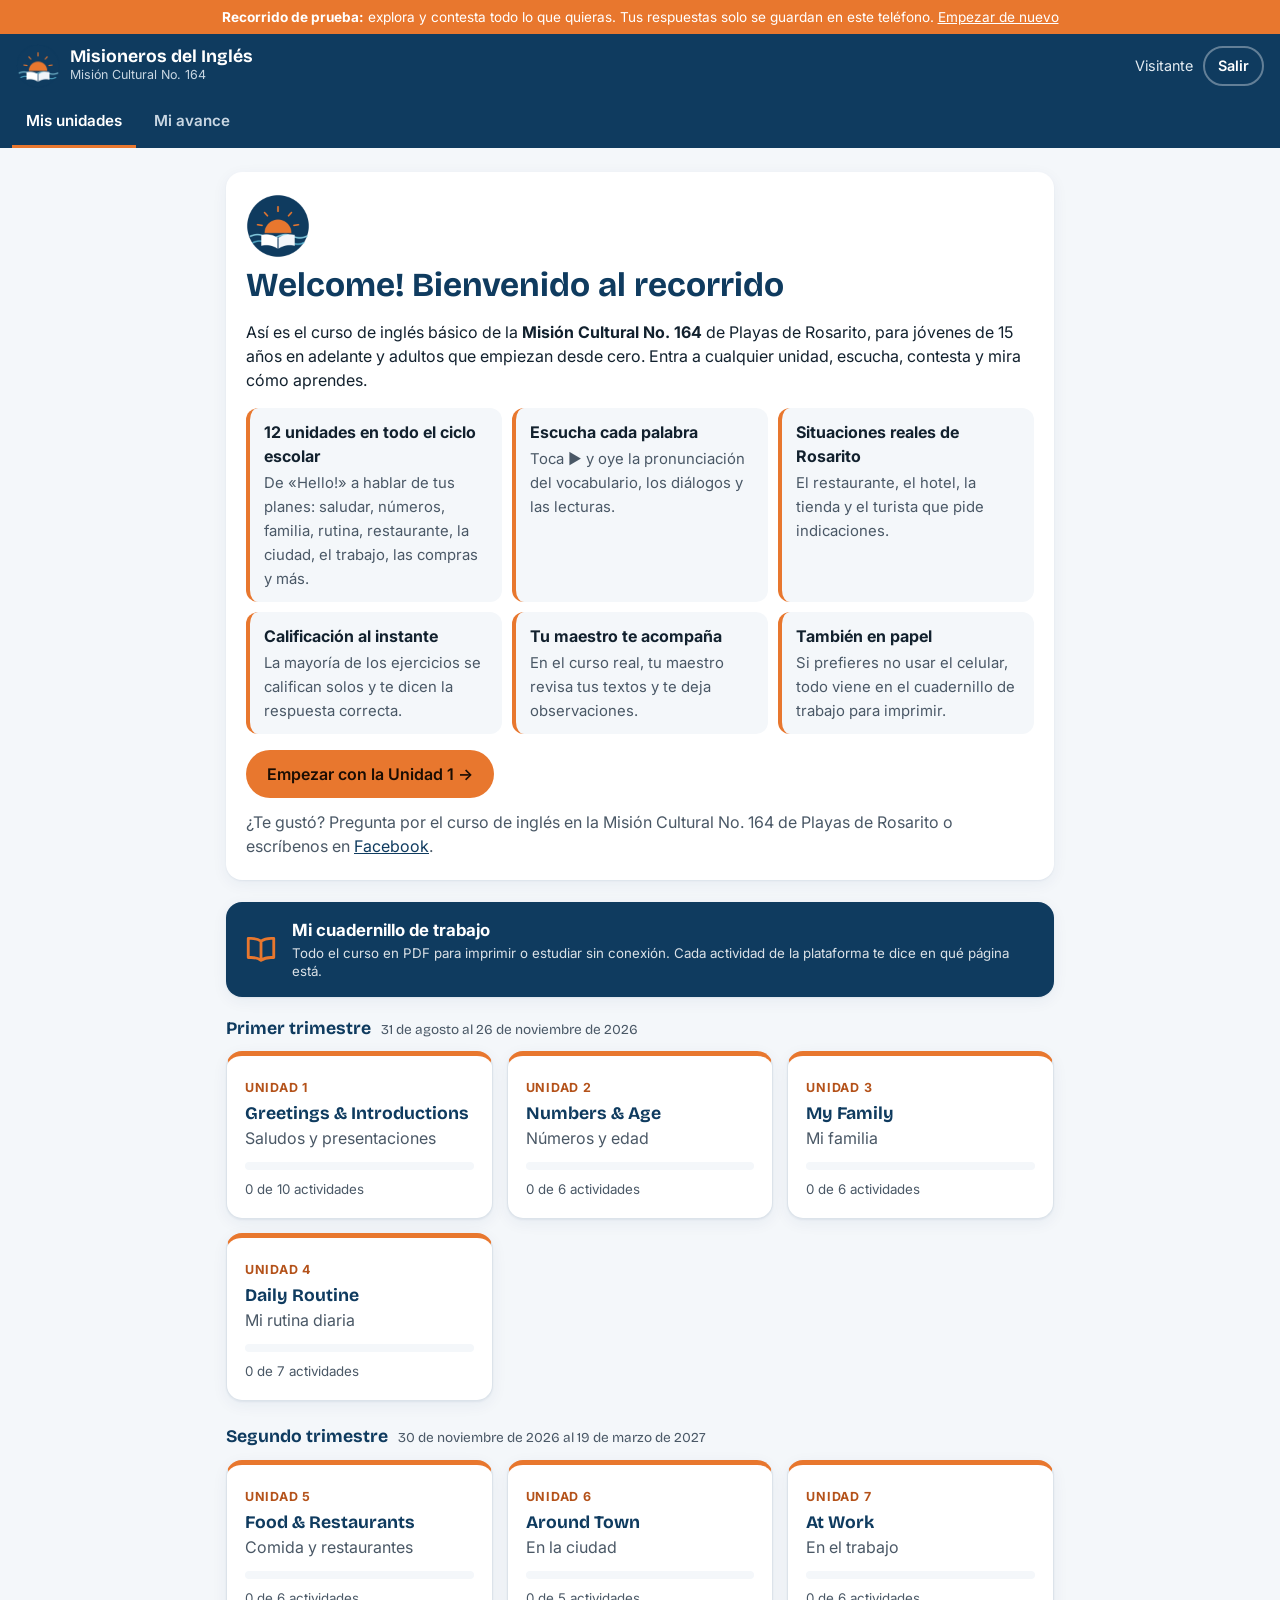
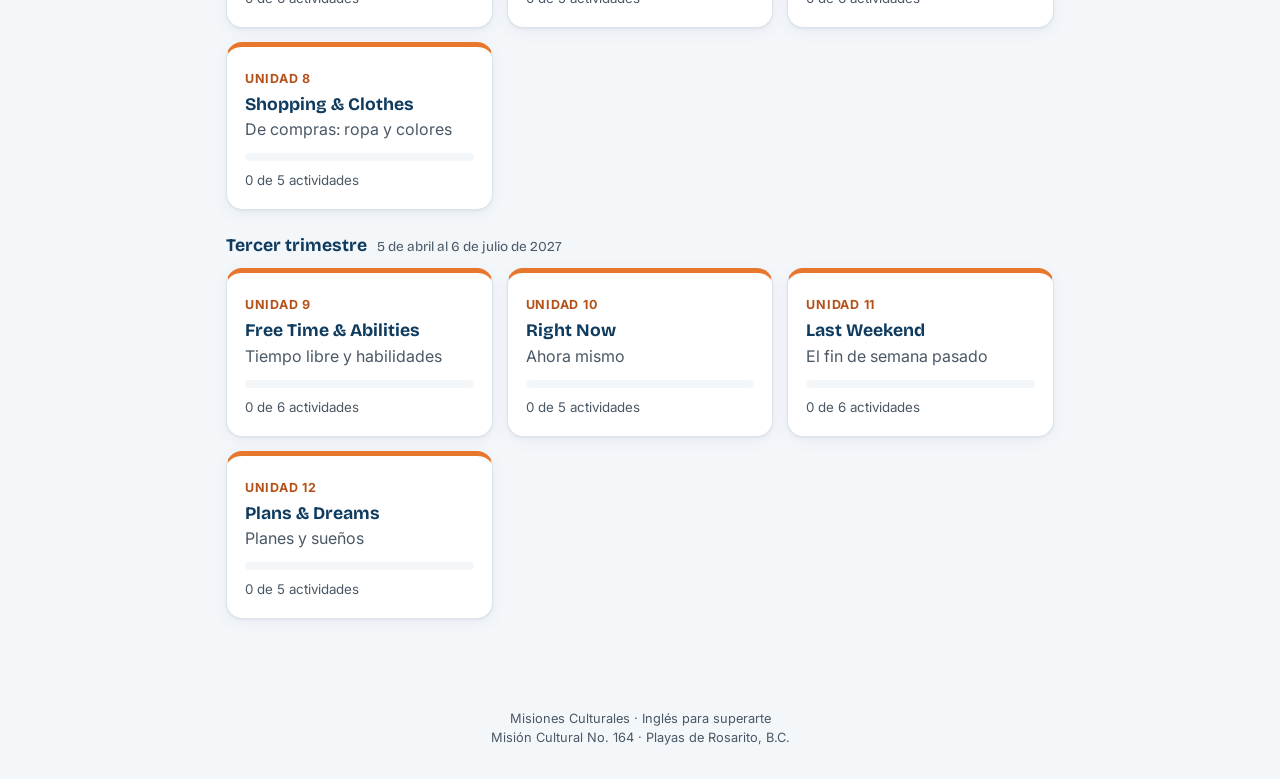
<file: demo.html>
<!doctype html>
<html lang="es">
<head>
  <meta charset="utf-8">
  <meta name="viewport" content="width=device-width, initial-scale=1, viewport-fit=cover">
  <title>Prueba gratis · Misioneros del Inglés</title>
  <meta name="description" content="Recorre gratis el curso de inglés básico de la Misión Cultural No. 164 de Playas de Rosarito: 12 unidades, audio, ejercicios y cuadernillo.">
  <meta property="og:title" content="Misioneros del Inglés · Recorrido de prueba">
  <meta property="og:description" content="Curso de inglés básico de la Misión Cultural No. 164, Playas de Rosarito. Entra, escucha y contesta: sin registrarte.">
  <meta property="og:image" content="https://carlosog23.github.io/misioneros-del-ingles/img/emblema-512.png">
  <meta property="og:url" content="https://carlosog23.github.io/misioneros-del-ingles/demo.html">
  <meta property="og:type" content="website">
  <meta name="theme-color" content="#0F3B5F">
  <link rel="icon" type="image/png" href="img/emblema-192.png">
  <link rel="apple-touch-icon" href="img/emblema-192.png">
  <link rel="manifest" href="manifest.json">
  <link rel="preconnect" href="https://fonts.googleapis.com">
  <link rel="preconnect" href="https://fonts.gstatic.com" crossorigin>
  <link rel="stylesheet" href="https://fonts.googleapis.com/css2?family=Bricolage+Grotesque:wght@600;800&family=Inter:wght@400;600;700&display=swap">
  <link rel="stylesheet" href="css/estilos.css">
</head>
<body>
  <div id="app"></div>
  <noscript>Para usar Misioneros del Inglés necesitas activar JavaScript en tu navegador.</noscript>
  <script>window.MISIONEROS_VISITA = true;</script>
  <script type="module" src="js/app.js"></script>
</body>
</html>
</file>
<file: css/estilos.css>
/* =====================================================================
   Misioneros del Inglés · estilos
   Azul marino del mar, naranja del atardecer de Rosarito.
   ===================================================================== */
:root {
  --marino: #0F3B5F;
  --marino-2: #0A2840;
  --naranja: #E8772E;
  --naranja-osc: #B4521A;
  --cielo: #7FC4D9;
  --mar: #4FA3C0;
  --fondo: #F4F7FA;
  --superficie: #FFFFFF;
  --texto: #12212E;
  --texto-2: #4A5866;
  --borde: #DCE3EA;
  --verde: #1E7B4D;
  --verde-fondo: #E6F4EC;
  --rojo: #B3261E;
  --rojo-fondo: #FCEAE8;
  --ambar-fondo: #FFF2E3;
  --radio: 16px;
  --sombra: 0 1px 2px rgba(15, 59, 95, .06), 0 4px 16px rgba(15, 59, 95, .06);
}
@media (prefers-color-scheme: dark) {
  :root:not([data-theme="light"]) {
    --fondo: #0B1620; --superficie: #12222F; --texto: #E8EEF3; --texto-2: #A9B8C5; --borde: #24384A;
    --verde: #6FD19C; --verde-fondo: #12301F; --rojo: #FF8A80; --rojo-fondo: #3A1715; --ambar-fondo: #3A2614;
    --naranja-osc: #F4A26A; --sombra: none;
  }
}
:root[data-theme="dark"] {
  --fondo: #0B1620; --superficie: #12222F; --texto: #E8EEF3; --texto-2: #A9B8C5; --borde: #24384A;
  --verde: #6FD19C; --verde-fondo: #12301F; --rojo: #FF8A80; --rojo-fondo: #3A1715; --ambar-fondo: #3A2614;
  --naranja-osc: #F4A26A; --sombra: none;
}

* { box-sizing: border-box; }
html { -webkit-text-size-adjust: 100%; }
body {
  margin: 0; background: var(--fondo); color: var(--texto);
  font-family: Inter, system-ui, -apple-system, "Segoe UI", Roboto, sans-serif;
  font-size: 16px; line-height: 1.5;
}
h1, h2, h3 { font-family: "Bricolage Grotesque", Inter, sans-serif; line-height: 1.15; margin: 0 0 .4em; }
h1 { font-size: clamp(1.6rem, 5vw, 2.1rem); color: var(--marino); }
h2 { font-size: 1.2rem; }
h3 { font-size: 1.1rem; }
a { color: var(--marino); }
@media (prefers-color-scheme: dark) { :root:not([data-theme="light"]) h1, :root:not([data-theme="light"]) a { color: var(--cielo); } }
:root[data-theme="dark"] h1, :root[data-theme="dark"] a { color: var(--cielo); }
img { max-width: 100%; }
:focus-visible { outline: 3px solid var(--naranja); outline-offset: 2px; }

/* --- Botones --- */
.btn, .btn-sec {
  display: inline-flex; align-items: center; justify-content: center; gap: .4em;
  min-height: 46px; padding: .6em 1.2em; border-radius: 999px; font: inherit; font-weight: 600;
  cursor: pointer; text-decoration: none; border: 2px solid transparent;
}
.btn { background: var(--naranja); color: #1a0d03; }
.btn:hover { background: #F08A47; }
.btn:disabled { opacity: .55; cursor: default; }
.btn-sec { background: transparent; color: var(--texto); border-color: var(--borde); }
.btn-sec:hover { border-color: var(--texto-2); }
.btn-chico { min-height: 40px; padding: .35em .9em; font-size: .9rem; }
.btn-ancho { width: 100%; }
.enlace { background: none; border: 0; padding: 0; font: inherit; color: inherit; text-decoration: underline; cursor: pointer; }
.btn-audio {
  flex: none; width: 40px; height: 40px; border-radius: 50%; border: 0; cursor: pointer;
  display: inline-grid; place-items: center; background: var(--marino); color: #fff;
}
.btn-audio:hover { background: var(--naranja); color: #1a0d03; }

/* --- Estructura --- */
.banner-demo { background: var(--ambar-fondo); color: var(--texto); text-align: center; font-size: .85rem; padding: .5em 1em; }
.barra {
  background: var(--marino); color: #fff; display: flex; align-items: center; justify-content: space-between;
  gap: 12px; padding: 10px 16px; flex-wrap: wrap;
}
.marca { display: flex; align-items: center; gap: 10px; color: #fff !important; text-decoration: none; }
.marca strong { display: block; font-family: "Bricolage Grotesque", sans-serif; font-size: 1.1rem; line-height: 1.1; }
.marca small { display: block; color: #C9D7E3; font-size: .78rem; }
.usuario { display: flex; align-items: center; gap: 10px; }
.usuario-nombre { font-size: .9rem; color: #E4ECF2; }
.usuario .btn-sec { color: #fff; border-color: rgba(255,255,255,.35); }
.pestanas { display: flex; gap: 4px; padding: 0 12px; background: var(--marino); overflow-x: auto; }
.pestanas a {
  color: #C9D7E3 !important; text-decoration: none; padding: 12px 14px; font-weight: 600; font-size: .95rem;
  border-bottom: 3px solid transparent; white-space: nowrap;
}
.pestanas a.activa { color: #fff !important; border-bottom-color: var(--naranja); }
.contenido { max-width: 860px; margin: 0 auto; padding: 24px 16px 40px; }
.pie { text-align: center; color: var(--texto-2); font-size: .8rem; padding: 24px 16px 32px; }

.tarjeta {
  background: var(--superficie); border: 1px solid var(--borde); border-radius: var(--radio);
  padding: 20px; margin: 0 0 18px; box-shadow: var(--sombra);
}
.tarjeta.vacia { text-align: center; color: var(--texto-2); }
.num { display: inline-block; font-size: .78rem; font-weight: 700; letter-spacing: .06em; text-transform: uppercase; color: var(--naranja-osc); text-decoration: none; }
.nota { background: var(--ambar-fondo); border-radius: 12px; padding: 10px 14px; font-size: .9rem; margin: 12px 0; }
.error { color: var(--rojo); font-weight: 600; margin: 0; }
.centrado { text-align: center; margin: 24px 0; }
.volver { display: inline-block; margin-bottom: 12px; font-weight: 600; text-decoration: none; }
.fila-titulo { display: flex; align-items: center; justify-content: space-between; gap: 12px; flex-wrap: wrap; }
.fila-titulo h1, .fila-titulo h2 { margin: 0; }
.cargando { min-height: 50vh; display: grid; place-content: center; justify-items: center; color: var(--texto-2); }
.cargando img { animation: latido 1.4s ease-in-out infinite; }
@keyframes latido { 50% { transform: scale(.92); opacity: .7; } }
@media (prefers-reduced-motion: reduce) { .cargando img { animation: none; } }

/* --- Login --- */
.login { min-height: 100vh; display: grid; place-items: center; padding: 24px 16px; background: linear-gradient(180deg, var(--marino) 0 38%, var(--fondo) 38%); }
.login-caja { width: 100%; max-width: 400px; background: var(--superficie); border-radius: 24px; padding: 28px 24px; text-align: center; box-shadow: 0 10px 40px rgba(10,40,64,.18); }
.login-caja h1 { margin-top: 12px; }
.login-caja .sub { color: var(--texto-2); margin: 0 0 20px; }
.ayuda, .pie-login { color: var(--texto-2); font-size: .85rem; }
.pie-login { margin: 20px 0 0; }

/* --- Formularios --- */
.formulario { display: grid; gap: 14px; text-align: left; }
.formulario label, label.bloque { display: grid; gap: 6px; font-weight: 600; font-size: .95rem; }
.formulario small, label.bloque small { font-weight: 400; color: var(--texto-2); }
input, select, textarea {
  font: inherit; color: var(--texto); background: var(--superficie);
  border: 1.5px solid var(--borde); border-radius: 12px; padding: 11px 12px; min-height: 46px; width: 100%;
}
textarea { resize: vertical; line-height: 1.5; }
input:focus, select:focus, textarea:focus { border-color: var(--marino); outline: none; box-shadow: 0 0 0 3px rgba(79,163,192,.35); }
.campo-con-boton { display: flex; gap: 8px; }

/* --- Inicio alumno --- */
.saludo p { color: var(--texto-2); margin: 0 0 18px; }
.aviso-obs { display: block; background: var(--verde-fondo); color: var(--texto) !important; padding: 14px 16px; border-radius: 12px; text-decoration: none; font-weight: 600; margin-bottom: 18px; }
.rejilla-unidades { display: grid; grid-template-columns: repeat(auto-fill, minmax(min(100%, 240px), 1fr)); gap: 14px; }
.unidad-tarjeta {
  display: block; background: var(--superficie); border: 1px solid var(--borde); border-radius: var(--radio);
  padding: 18px; text-decoration: none; color: var(--texto) !important; box-shadow: var(--sombra); border-top: 5px solid var(--naranja);
}
.unidad-tarjeta:hover { border-color: var(--mar); }
.unidad-tarjeta h3 { margin: 6px 0 2px; color: var(--marino); }
.unidad-tarjeta p { margin: 0 0 12px; color: var(--texto-2); }
.unidad-tarjeta.bloqueada { border-top-color: var(--borde); opacity: .75; box-shadow: none; }
.etiqueta { display: inline-block; font-size: .8rem; font-weight: 600; background: var(--fondo); border: 1px solid var(--borde); border-radius: 999px; padding: 2px 10px; color: var(--texto-2); }
.avance { height: 8px; background: var(--fondo); border-radius: 999px; overflow: hidden; margin-bottom: 6px; }
.avance span { display: block; height: 100%; background: var(--mar); border-radius: 999px; }
.unidad-tarjeta small { color: var(--texto-2); }

/* --- Unidad --- */
.unidad-cab { margin-bottom: 14px; }
.unidad-cab h1 { margin: 4px 0 2px; }
.unidad-cab p { margin: 0; color: var(--texto-2); }
.sub-pestanas { display: flex; gap: 6px; background: var(--superficie); border: 1px solid var(--borde); border-radius: 999px; padding: 4px; margin: 0 0 20px; }
.sub-pestanas a { flex: 1; text-align: center; padding: 10px; border-radius: 999px; text-decoration: none; font-weight: 600; color: var(--texto-2) !important; }
.sub-pestanas a.activa { background: var(--marino); color: #fff !important; }
.intro { font-size: 1.05rem; }
.tip { background: var(--ambar-fondo); border-left: 0; border-radius: var(--radio); padding: 16px 18px; margin: 0 0 18px; }
.tip p { margin: 6px 0 0; }
.vocab { list-style: none; margin: 0; padding: 0; display: grid; gap: 6px; }
.vocab li { display: grid; grid-template-columns: auto 1fr; column-gap: 12px; align-items: center; padding: 8px 0; border-bottom: 1px solid var(--borde); }
.vocab li:last-child { border-bottom: 0; }
.vocab .btn-audio { grid-row: span 2; }
.en { font-weight: 600; }
.es { color: var(--texto-2); font-size: .95rem; }
.tabla-caja { overflow-x: auto; }
.tabla { width: 100%; border-collapse: collapse; font-size: .95rem; }
.tabla th, .tabla td { text-align: left; padding: 10px 8px; border-bottom: 1px solid var(--borde); vertical-align: middle; }
.tabla th { font-size: .8rem; text-transform: uppercase; letter-spacing: .04em; color: var(--texto-2); }
.tabla tr.inactivo { opacity: .55; }
.bloque-sm { display: block; color: var(--texto-2); }
.contexto { color: var(--texto-2); }
.dialogo { display: grid; gap: 12px; }
.linea { max-width: 88%; }
.linea.der { margin-left: auto; }
.quien { font-size: .8rem; font-weight: 700; color: var(--naranja-osc); margin-left: 4px; }
.globo { display: flex; gap: 10px; align-items: flex-start; background: var(--fondo); border-radius: 14px; padding: 10px 12px; }
.linea.der .globo { background: rgba(79,163,192,.16); }
.globo p { margin: 0; }

/* --- Actividades --- */
.act-cab { display: flex; justify-content: space-between; align-items: flex-start; gap: 10px; flex-wrap: wrap; margin-bottom: 4px; }
.act-cab h2 { margin: 2px 0 0; }
.instrucciones { color: var(--texto-2); margin-top: 4px; }
.estado { display: inline-block; font-size: .82rem; font-weight: 700; padding: 4px 10px; border-radius: 999px; white-space: nowrap; }
.estado.pendiente { background: var(--fondo); color: var(--texto-2); border: 1px solid var(--borde); }
.estado.revision { background: var(--ambar-fondo); color: var(--naranja-osc); }
.estado.ok { background: var(--verde-fondo); color: var(--verde); }
.pregunta { border: 1.5px solid var(--borde); border-radius: 14px; padding: 12px 14px; margin: 0 0 12px; }
.pregunta legend { font-weight: 600; padding: 0 4px; }
.pregunta.bien { border-color: var(--verde); background: var(--verde-fondo); }
.pregunta.mal { border-color: var(--rojo); background: var(--rojo-fondo); }
.correccion { margin: 8px 0 0; font-size: .9rem; color: var(--rojo); }
.opcion { display: flex; align-items: center; gap: 10px; padding: 8px 4px; min-height: 44px; cursor: pointer; }
.opcion input { width: 22px; height: 22px; min-height: 0; margin: 0; accent-color: var(--marino); flex: none; }
.fila-relacionar { display: grid; gap: 8px; }
.fila-relacionar label { display: flex; align-items: center; gap: 10px; }
.completar { display: flex; flex-wrap: wrap; align-items: center; gap: 6px; font-weight: 600; }
.hueco { width: 90px; min-height: 42px; padding: 6px 8px; text-align: center; }
.etiqueta-q { margin: 0 0 6px; font-weight: 600; }
.respuesta-ordenar { min-height: 52px; border: 2px dashed var(--borde); border-radius: 12px; padding: 6px; display: flex; flex-wrap: wrap; gap: 6px; margin-bottom: 8px; background: var(--superficie); }
.banco { display: flex; flex-wrap: wrap; gap: 6px; }
.ficha { min-height: 40px; padding: 6px 14px; border-radius: 10px; border: 1.5px solid var(--marino); background: var(--superficie); color: var(--texto); font: inherit; font-weight: 600; cursor: pointer; }
.respuesta-ordenar .ficha { background: var(--marino); color: #fff; }
.ejemplo { background: var(--fondo); border-radius: 12px; padding: 12px 14px; margin-bottom: 12px; }
.ejemplo span { font-size: .78rem; font-weight: 700; text-transform: uppercase; color: var(--texto-2); }
.ejemplo p { margin: 4px 0 0; }
.acciones { margin-top: 12px; }
.resultado { margin: 4px 0 12px; }
.observacion { background: var(--verde-fondo); border-radius: 14px; padding: 14px 16px; margin: 8px 0 14px; }
.observacion p { margin: 6px 0 0; white-space: pre-line; }
.observacion .cal { display: inline-block; margin-left: 10px; font-weight: 700; color: var(--verde); }

/* --- Avance --- */
.resumen { display: grid; grid-template-columns: repeat(2, minmax(0, 1fr)); gap: 12px; margin: 0 0 18px; }
.dato { background: var(--superficie); border: 1px solid var(--borde); border-radius: var(--radio); padding: 14px 16px; }
.dato span { display: block; font-family: "Bricolage Grotesque", sans-serif; font-size: 2rem; font-weight: 800; color: var(--marino); }
@media (prefers-color-scheme: dark) { :root:not([data-theme="light"]) .dato span { color: var(--cielo); } }
.dato small { color: var(--texto-2); }
.lista-avance { list-style: none; margin: 0; padding: 0; }
.item-avance { display: grid; grid-template-columns: 1fr auto; gap: 4px 12px; align-items: center; padding: 12px 0; border-bottom: 1px solid var(--borde); }
.item-avance:last-child { border-bottom: 0; }
.item-avance small { display: block; color: var(--texto-2); }
.cal-grande { font-family: "Bricolage Grotesque", sans-serif; font-weight: 800; font-size: 1.3rem; }
.obs-linea { grid-column: 1 / -1; margin: 0; background: var(--verde-fondo); border-radius: 10px; padding: 8px 12px; font-size: .92rem; white-space: pre-line; }

/* --- Maestro --- */
.texto-alumno { margin: 10px 0; padding: 12px 14px; background: var(--fondo); border-radius: 12px; white-space: pre-line; font-size: 1.02rem; }
.form-revision { display: grid; gap: 10px; margin-top: 10px; }
.cal-campo { display: grid; gap: 6px; font-weight: 600; max-width: 220px; }
.lista-act { list-style: none; margin: 0; padding: 0; }
.act-alumno { border-bottom: 1px solid var(--borde); padding: 10px 0; }
.act-alumno:last-child { border-bottom: 0; }
.act-alumno-cab { display: flex; justify-content: space-between; align-items: center; gap: 10px; flex-wrap: wrap; cursor: pointer; min-height: 44px; }
details > summary { list-style: none; }
details > summary::-webkit-details-marker { display: none; }
details > summary strong::before { content: "▸ "; color: var(--texto-2); }
details[open] > summary strong::before { content: "▾ "; }
.resp-lista { margin: 8px 0; padding-left: 1.4em; }
.resp-lista .bien { color: var(--verde); }
.resp-lista .mal { color: var(--rojo); }
.sub-detalle { margin: 4px 0 0; color: var(--texto-2); }
.lista-unidades { list-style: none; padding: 6px 20px; }
.unidad-fila { display: flex; justify-content: space-between; align-items: center; gap: 12px; flex-wrap: wrap; padding: 14px 0; border-bottom: 1px solid var(--borde); }
.unidad-fila:last-child { border-bottom: 0; }
.unidad-fila strong { display: block; }
.unidad-fila small { color: var(--texto-2); }
.acciones-fila { display: flex; gap: 8px; align-items: center; flex-wrap: wrap; }
.exito { border-color: var(--verde); background: var(--verde-fondo); }
.mensaje-copiar { white-space: pre-wrap; background: var(--superficie); border: 1px solid var(--borde); border-radius: 12px; padding: 12px; font-family: inherit; font-size: .95rem; }

/* --- Aviso flotante --- */
.aviso-flotante {
  position: fixed; left: 50%; bottom: 20px; transform: translateX(-50%); z-index: 50;
  background: var(--marino-2); color: #fff; padding: 12px 18px; border-radius: 12px; font-weight: 600;
  box-shadow: 0 8px 24px rgba(0,0,0,.25); max-width: calc(100% - 32px);
}
.aviso-flotante.error { background: var(--rojo); }

@media (max-width: 520px) {
  .usuario-nombre { display: none; }
  .tarjeta { padding: 16px; }
  .linea { max-width: 100%; }
}

/* ---------------------------------------------------------------------
   Cuadernillo de trabajo: referencias de página, trimestres e ilustraciones
   --------------------------------------------------------------------- */
.chip-libro { display: inline-flex; align-items: center; gap: 6px; padding: 5px 12px; border-radius: 999px; background: var(--ambar-fondo); color: var(--naranja-osc); font-size: .88rem; font-weight: 600; text-decoration: none; white-space: nowrap; }
.chip-libro:hover { text-decoration: underline; }
.act-cab .chip-libro { margin-top: 6px; }
.cab-libro { margin-top: 10px !important; }
.tip .chip-libro { margin-top: 10px; }
.tarjeta-cuadernillo { display: flex; gap: 14px; align-items: center; margin: 0 0 22px; padding: 16px 18px; border-radius: var(--radio); background: var(--marino); color: #fff; text-decoration: none; box-shadow: var(--sombra); }
.tarjeta-cuadernillo svg { width: 34px; height: 34px; flex: none; color: var(--naranja); }
.tarjeta-cuadernillo strong { display: block; font-size: 1.05rem; }
.tarjeta-cuadernillo small { display: block; opacity: .85; margin-top: 2px; line-height: 1.35; }
.trimestre { margin-bottom: 26px; }
.trimestre-titulo { font-size: 1.1rem; margin: 0 0 12px; color: var(--marino); display: flex; flex-wrap: wrap; align-items: baseline; gap: 4px 10px; }
.trimestre-titulo small { font-weight: 400; color: var(--texto-2); font-size: .85rem; }
@media (prefers-color-scheme: dark) { :root:not([data-theme="light"]) .trimestre-titulo { color: var(--cielo); } }
:root[data-theme="dark"] .trimestre-titulo { color: var(--cielo); }
.metas { background: var(--superficie); border-radius: var(--radio); padding: 16px 18px; margin: 0 0 18px; border-left: 5px solid var(--marino); box-shadow: var(--sombra); }
.metas h2 { font-size: 1rem; margin: 0 0 6px; }
.metas ul { margin: 0; padding-left: 20px; }
.metas li { margin: 3px 0; }
.vocab li:has(.dibujo) { grid-template-columns: auto auto 1fr; }
.vocab .dibujo { grid-row: span 2; font-size: 30px; line-height: 1; width: 38px; text-align: center; }
.fila-titulo .chip-libro { margin-left: auto; }
.lectura { display: flex; gap: 10px; align-items: flex-start; background: var(--fondo); border-left: 4px solid var(--mar); border-radius: 10px; padding: 12px 14px; margin: 0 0 16px; }
.lectura p { margin: 0; line-height: 1.6; }
.mapa { background: var(--fondo); border-radius: 12px; padding: 12px; margin: 0 0 16px; }
.mapa-fila { display: grid; grid-template-columns: repeat(3, 1fr); gap: 8px; }
.lugar { display: grid; place-items: center; min-height: 56px; border: 1.5px solid var(--marino); border-radius: 10px; background: var(--superficie); font-weight: 600; text-align: center; padding: 4px; }
.lugar.abajo { background: var(--ambar-fondo); }
.mapa-calle { text-align: center; color: var(--texto-2); font-size: .85rem; letter-spacing: .08em; text-transform: uppercase; padding: 10px 0; border-top: 2px dashed var(--borde); border-bottom: 2px dashed var(--borde); margin: 8px 0; }
.tabla-apoyo { margin-bottom: 14px; }
.tabla-apoyo td { text-align: center; }
.banco-palabras { background: var(--ambar-fondo); border-radius: 10px; padding: 8px 12px; margin: 0 0 14px; }
.ficha-larga { display: block; width: 100%; text-align: left; margin: 0 0 6px; }
.separador-extra { margin: 28px 0 12px; font-size: 1.1rem; }
.separador-extra small { display: block; font-weight: 400; color: var(--texto-2); font-size: .85rem; margin-top: 2px; }
.completar .btn-audio { margin-right: 4px; }
.ejemplo p { white-space: pre-line; }

/* Recorrido de prueba (demo.html) */
.banner-visita { background: var(--naranja); color: #fff; }
.banner-visita .enlace { color: #fff; }
.bienvenida { background: var(--superficie); border-radius: var(--radio); padding: 22px 20px; margin: 0 0 22px; box-shadow: var(--sombra); text-align: left; }
.bienvenida img { display: block; margin-bottom: 8px; }
.bienvenida h1 { margin: 0 0 8px; }
.beneficios { list-style: none; padding: 0; margin: 16px 0; display: grid; gap: 10px; grid-template-columns: repeat(auto-fill, minmax(min(100%, 230px), 1fr)); }
.beneficios li { background: var(--fondo); border-radius: 12px; padding: 12px 14px; border-left: 4px solid var(--naranja); }
.beneficios strong { display: block; margin-bottom: 2px; }
.beneficios span { color: var(--texto-2); font-size: .93rem; line-height: 1.4; }
.acciones-bienvenida { margin: 6px 0 12px; }
.invitacion { margin: 8px 0 0; color: var(--texto-2); }

/* Pronunciación figurada debajo de cada palabra */
.vocab li.con-pr .btn-audio, .vocab li.con-pr .dibujo { grid-row: span 3; }
.vocab .pr { display: block; font-size: 15px; font-weight: 700; font-style: italic; color: #c2570c; letter-spacing: .01em; }
.vocab .pr::before { content: "🗣 "; font-style: normal; }
.ayuda-pr { margin: 0 0 10px; padding: 10px 12px; border-radius: 12px; background: #fff4e8; border: 1px solid #f6c89a; font-size: 14px; line-height: 1.45; color: #5b3410; }
.ayuda-pr .pr { display: inline-block; margin-right: 4px; padding: 1px 8px; border-radius: 99px; background: #c2570c; color: #fff; font-size: 12px; font-weight: 800; font-style: normal; }
@media (prefers-color-scheme: dark) { :root:not([data-theme="light"]) .vocab .pr { color: #ffa45c; } :root:not([data-theme="light"]) .ayuda-pr { background: #3a2412; border-color: #6b3f1a; color: #ffe2c6; } }
:root[data-theme="dark"] .vocab .pr { color: #ffa45c; } :root[data-theme="dark"] .ayuda-pr { background: #3a2412; border-color: #6b3f1a; color: #ffe2c6; }

.globo .pr { margin: 2px 0 4px; font-size: 14.5px; font-weight: 700; font-style: italic; color: #c2570c; line-height: 1.35; }
.globo .pr::before { content: "🗣 "; font-style: normal; }
@media (prefers-color-scheme: dark) { :root:not([data-theme="light"]) .globo .pr { color: #ffa45c; } }
:root[data-theme="dark"] .globo .pr { color: #ffa45c; }

/* Para escuchar más */
.lista-escuchar { list-style: none; margin: 12px 0 0; padding: 0; display: grid; gap: 8px; }
.lista-escuchar a { display: flex; gap: 12px; align-items: center; padding: 10px 12px; border: 1px solid var(--borde); border-radius: var(--radio); text-decoration: none; color: inherit; background: var(--superficie); }
.lista-escuchar a:hover, .lista-escuchar a:focus-visible { border-color: var(--naranja); }
.lista-escuchar .ico-esc { flex: none; width: 34px; height: 34px; border-radius: 50%; display: grid; place-items: center; background: #c4302b; color: #fff; font-size: 14px; }
.lista-escuchar li:nth-last-child(-n+2) .ico-esc { background: var(--marino); }
.lista-escuchar b { display: block; }
.lista-escuchar small { display: block; color: var(--texto-2); font-weight: 400; }

/* ---------- Entrar con código QR ---------- */
.btn-qr { display: inline-flex; align-items: center; gap: .4em; }
@media (max-width: 360px) { .btn-qr span { display: none; } }
.login-compartida { background: linear-gradient(135deg, var(--marino) 0 50%, var(--fondo) 50%); }
.login-doble { width: 100%; max-width: 980px; display: grid; grid-template-columns: 1.15fr 1fr; background: var(--superficie); border-radius: 28px; overflow: hidden; box-shadow: 0 14px 50px rgba(10,40,64,.25); }
.lado-qr { padding: 32px; text-align: center; border-right: 1px solid var(--borde); }
.lado-manual { padding: 32px; display: flex; flex-direction: column; justify-content: center; }
.lado-manual h2, .lado-qr h2 { margin: 6px 0 14px; }
.marca-login { display: flex; align-items: center; gap: 12px; justify-content: center; text-align: left; margin-bottom: 8px; }
.marca-login h1 { margin: 0; font-size: 1.35rem; }
.marca-login .sub { margin: 0; color: var(--texto-2); }
.qr-caja { display: grid; place-items: center; width: min(320px, 70vw); aspect-ratio: 1; margin: 0 auto; padding: 14px; background: #fff; border: 3px solid var(--naranja); border-radius: 20px; cursor: default; }
.qr-caja img, .qr-caja canvas { width: 100% !important; height: auto !important; image-rendering: pixelated; }
.qr-caja.dormido { cursor: pointer; border-style: dashed; }
.qr-caja.dormido img, .qr-caja.dormido canvas { filter: blur(6px); opacity: .35; }
.qr-estado { min-height: 1.5em; margin: 12px 0 6px; font-weight: 600; color: var(--marino); }
.qr-estado.error { color: var(--rojo); }
.qr-estado.pausa { color: var(--naranja-osc); }
.qr-pasos { text-align: left; max-width: 380px; margin: 10px auto 0; padding-left: 1.2em; color: var(--texto-2); }
.qr-pasos svg { vertical-align: -3px; }
@media (max-width: 760px) { .login-doble { grid-template-columns: 1fr; } .lado-qr { border-right: 0; border-bottom: 1px solid var(--borde); } }
.aviso-compartida { margin: 0 auto; max-width: 1100px; padding: 8px 16px; font-size: .9rem; color: var(--texto-2); text-align: center; }
.aviso-compartida.urgente { background: var(--ambar-fondo); color: var(--texto); border-radius: 12px; font-weight: 600; }
.capa-qr { position: fixed; inset: 0; z-index: 50; display: grid; place-items: center; padding: 16px; background: rgba(10,40,64,.6); }
.capa-qr[hidden] { display: none; }
.capa-caja { width: 100%; max-width: 420px; background: var(--superficie); border-radius: 22px; padding: 22px; text-align: center; box-shadow: 0 10px 40px rgba(0,0,0,.3); }
.capa-caja .formulario { text-align: left; }
.capa-caja .btn-sec { margin-top: 8px; }
.lector { position: relative; aspect-ratio: 1; margin: 12px 0; border-radius: 16px; overflow: hidden; background: #000; }
.lector video { width: 100%; height: 100%; object-fit: cover; }
.lector-marco { position: absolute; inset: 16%; border: 3px solid var(--naranja); border-radius: 18px; box-shadow: 0 0 0 999px rgba(0,0,0,.35); }
.listo-qr { width: 72px; height: 72px; margin: 4px auto 8px; display: grid; place-items: center; border-radius: 50%; background: var(--verde-fondo); color: var(--verde); font-size: 2.4rem; font-weight: 800; }

/* ---------- Cuadernillos (maestro) ---------- */
.botones-fila { display: flex; flex-wrap: wrap; gap: 8px; margin: 12px 0 6px; }
.botones-fila .btn, .botones-fila .btn-sec { text-decoration: none; display: inline-flex; align-items: center; }
.nota-alerta { background: var(--rojo-fondo); color: var(--texto); }
</file>
